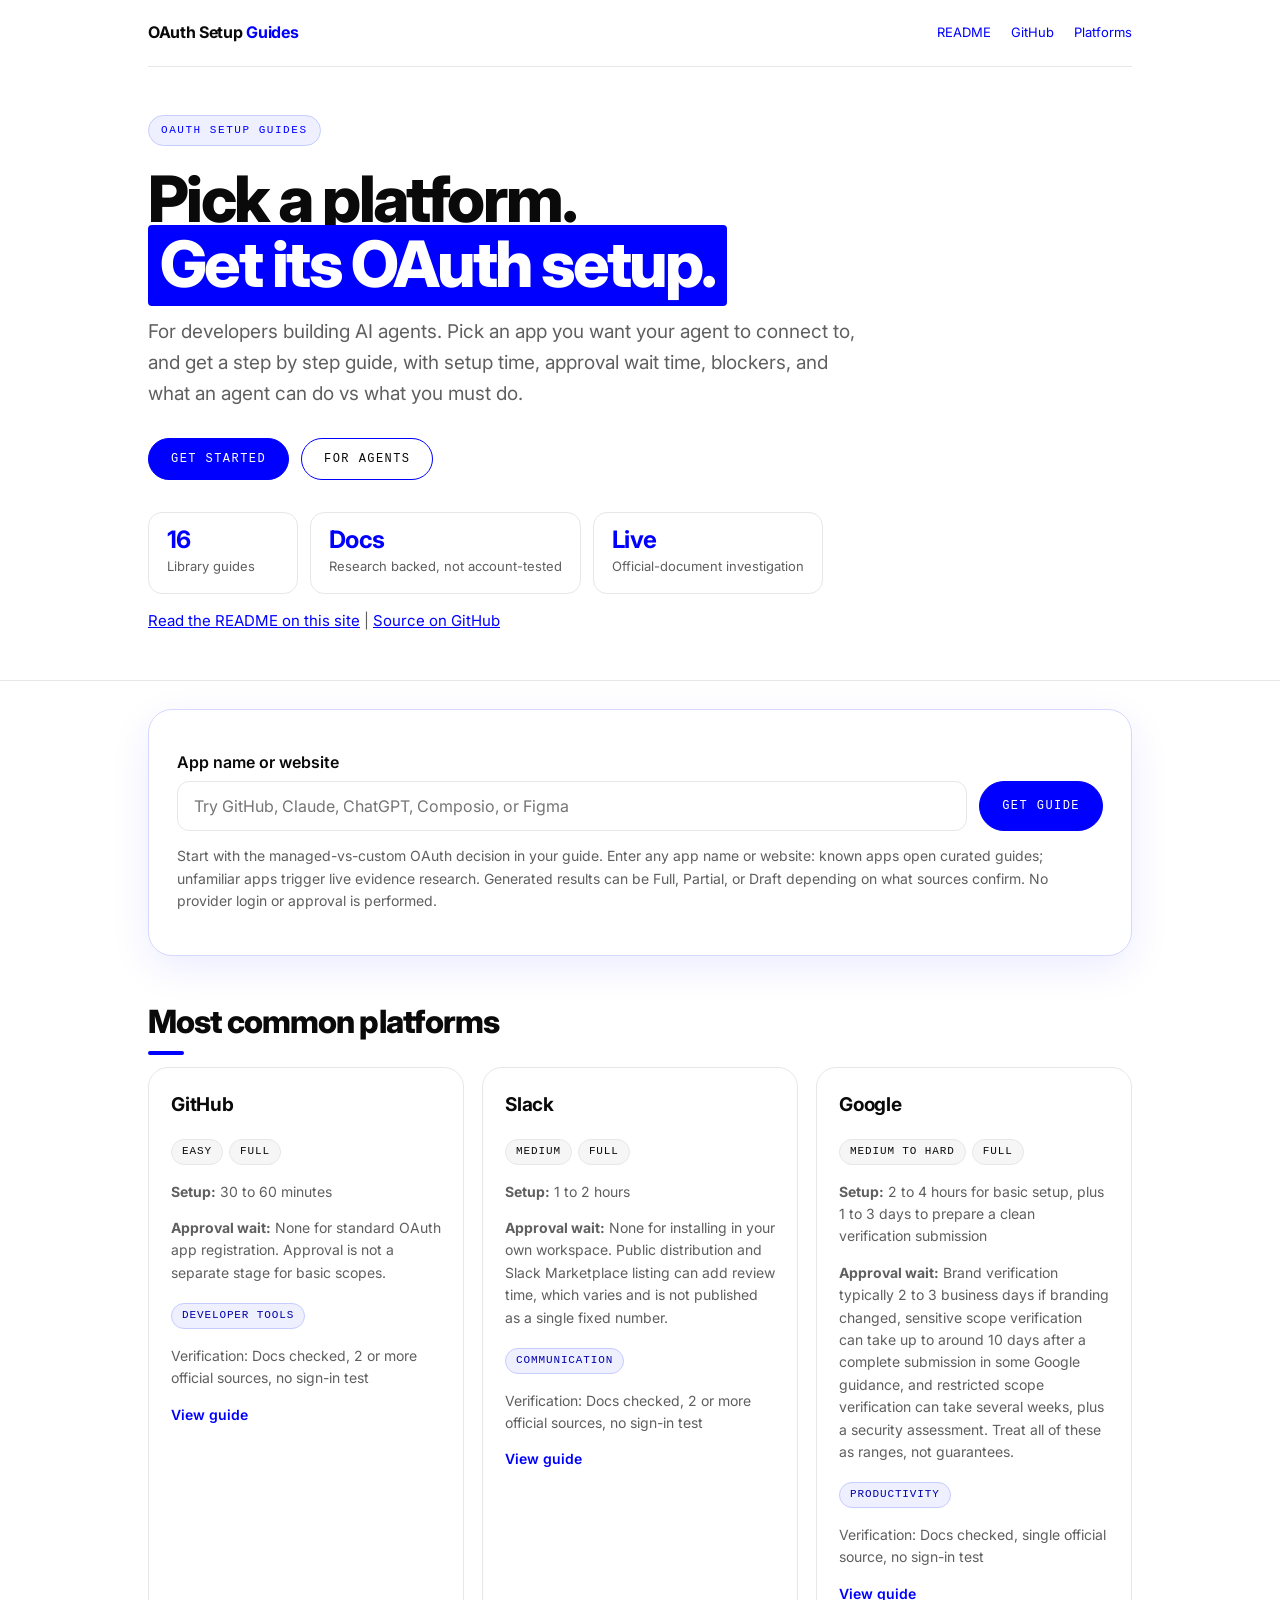
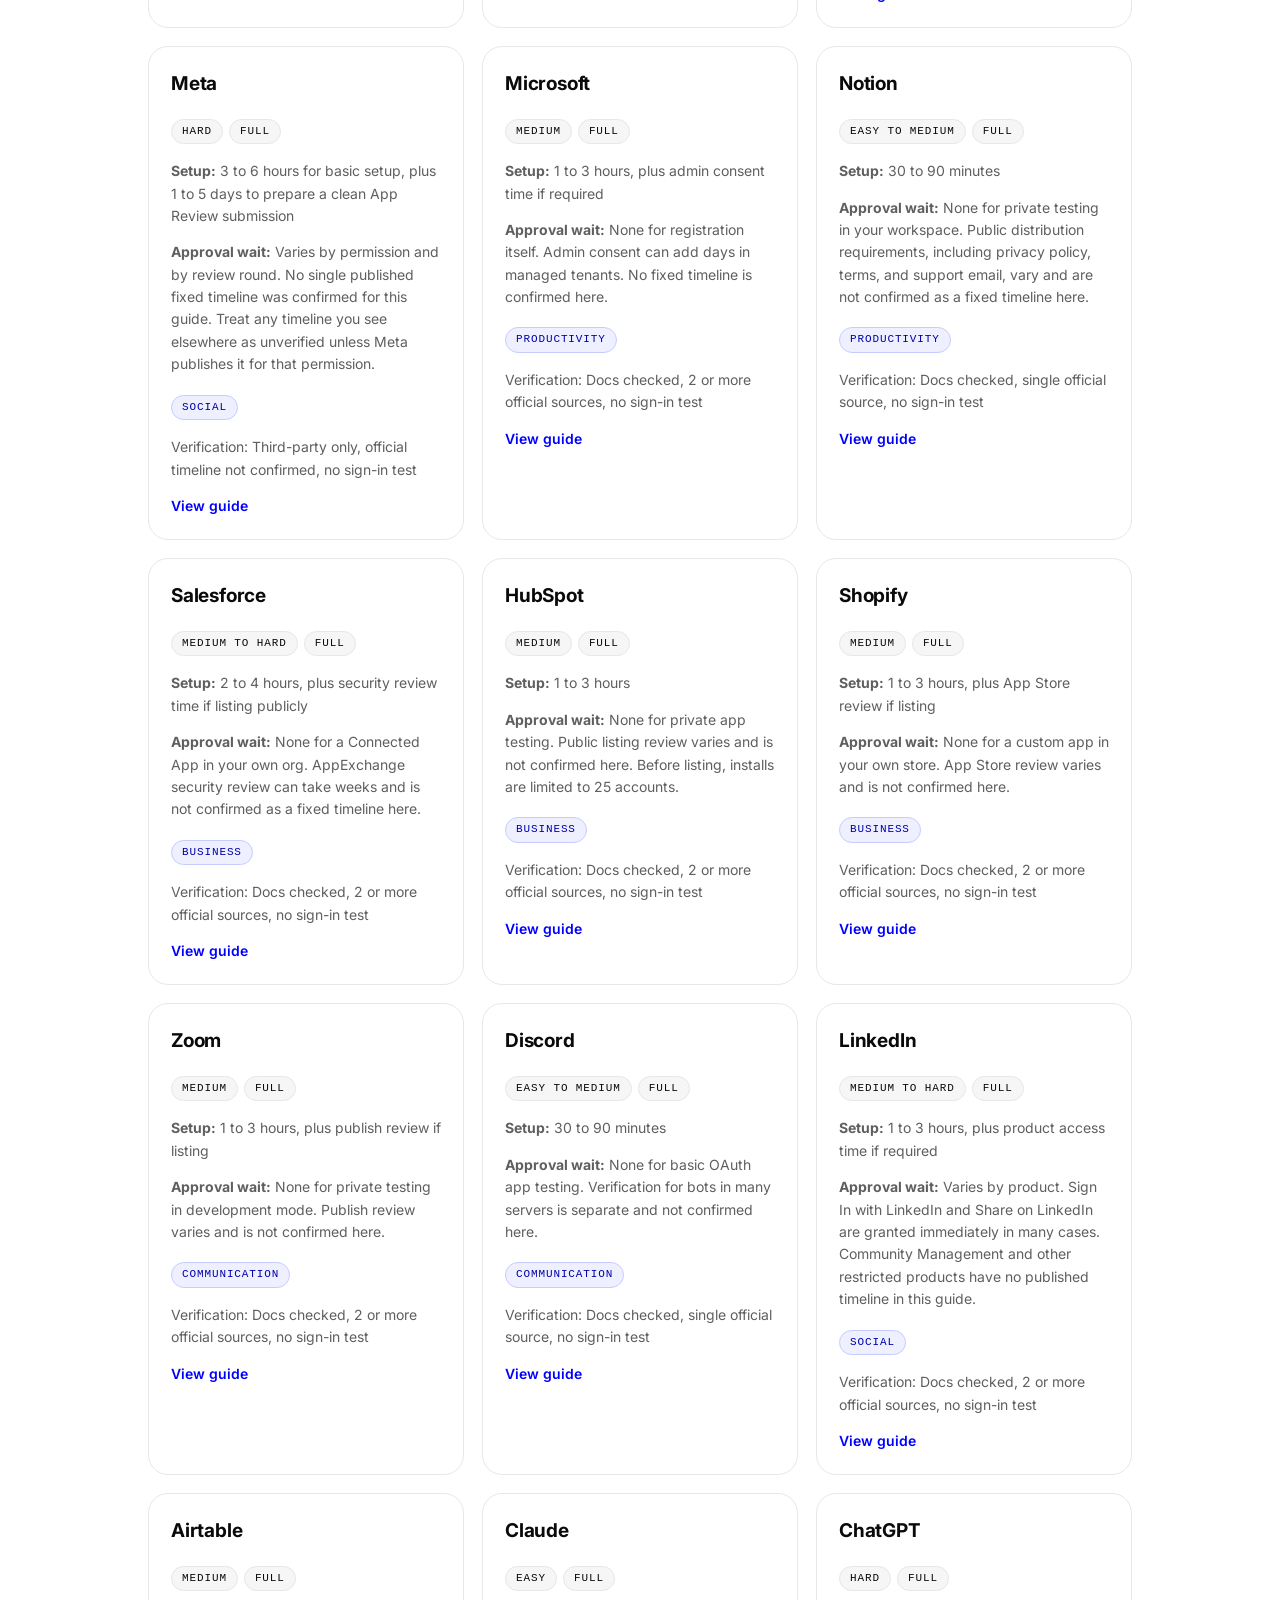
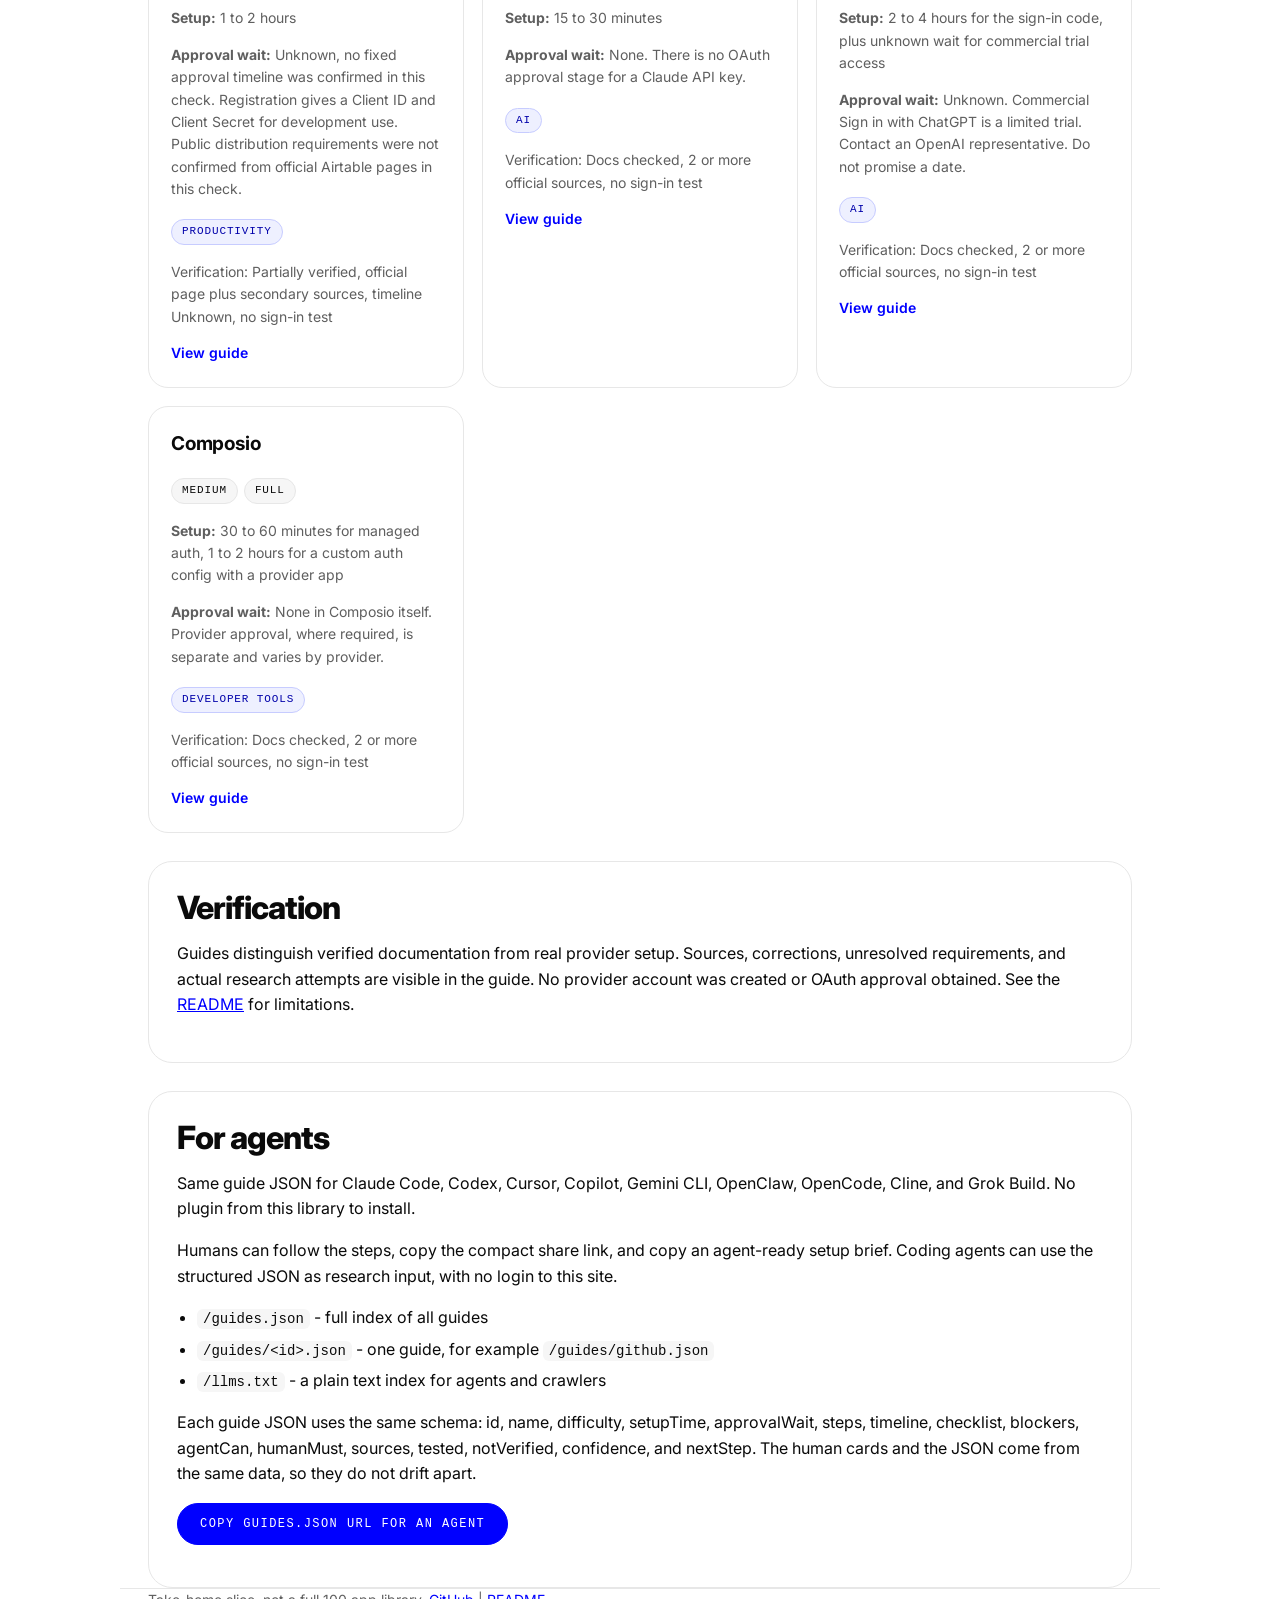
<file: index.html>
<!doctype html>
<html lang="en">
<head>
<meta charset="utf-8">
<meta name="viewport" content="width=device-width, initial-scale=1">
<title>OAuth Setup Guides - For developers building AI agents</title>
<meta name="description" content="Searchable guides for setting up an OAuth app and getting it approved, with setup time, approval wait time, blockers, and agent vs human steps.">
<link rel="preconnect" href="https://fonts.googleapis.com">
<link rel="preconnect" href="https://fonts.gstatic.com" crossorigin>
<link href="https://fonts.googleapis.com/css2?family=Inter:wght@400;500;600;700;800&display=swap" rel="stylesheet">
<link rel="stylesheet" href="style.css">
</head>
<body>
<header class="top">
<div class="wrap">
<nav class="topnav">
<span class="brand">OAuth Setup <span class="blue-text">Guides</span></span>
<span class="links"><a href="readme.html">README</a><a href="https://github.com/SreeC22/takehomeapmcomposio">GitHub</a><a href="#grid">Platforms</a></span>
</nav>
<p class="mono eyebrow">OAuth setup guides</p>
<h1>Pick a platform.<br><span class="blue">Get its OAuth setup.</span></h1>
<p class="sub">For developers building AI agents. Pick an app you want your agent to connect to, and get a step by step guide, with setup time, approval wait time, blockers, and what an agent can do vs what you must do.</p>
<div class="hero-actions">
<button type="button" onclick="document.getElementById('search').focus()">Get started</button>
<button type="button" class="secondary" onclick="document.querySelector('.agent-card').scrollIntoView({behavior:'smooth'})">For agents</button>
</div>
<div class="hero-stats">
<div><strong>16</strong><span>Library guides</span></div>
<div><strong>Docs</strong><span>Research backed, not account-tested</span></div>
<div><strong>Live</strong><span>Official-document investigation</span></div>
</div>
<p class="note"><a href="readme.html">Read the README on this site</a> | <a href="https://github.com/SreeC22/takehomeapmcomposio">Source on GitHub</a></p>
</div>
</header>
<main class="wrap">
<section class="search-card">
<form id="searchForm">
<label for="search">App name or website</label>
<div class="search-row">
<input id="search" type="search" placeholder="Try GitHub, Claude, ChatGPT, Composio, or Figma" autocomplete="off">
<button type="submit">Get guide</button>
</div>
<p id="searchStatus" class="small"></p>
</form>
<p class="hint">Start with the managed-vs-custom OAuth decision in your guide. Enter any app name or website: known apps open curated guides; unfamiliar apps trigger live evidence research. Generated results can be Full, Partial, or Draft depending on what sources confirm. No provider login or approval is performed.</p>
</section>


<section>
<h2>Most common platforms</h2>
<div id="grid" class="grid" aria-live="polite"></div>
<p id="empty" class="hidden">No guide matches that search yet. Press Get guide to research it live.</p>
</section>

<section id="detail" class="detail hidden"></section>



<section class="about"><h2>Verification</h2><p>Guides distinguish verified documentation from real provider setup. Sources, corrections, unresolved requirements, and actual research attempts are visible in the guide. No provider account was created or OAuth approval obtained. See the <a href="readme.html">README</a> for limitations.</p></section>


<section class="agent-card">
<h2>For agents</h2>
<p>Same guide JSON for Claude Code, Codex, Cursor, Copilot, Gemini CLI, OpenClaw, OpenCode, Cline, and Grok Build. No plugin from this library to install.</p>
<p>Humans can follow the steps, copy the compact share link, and copy an agent-ready setup brief. Coding agents can use the structured JSON as research input, with no login to this site.</p>
<ul>
<li><code>/guides.json</code> - full index of all guides</li>
<li><code>/guides/&lt;id&gt;.json</code> - one guide, for example <code>/guides/github.json</code></li>
<li><code>/llms.txt</code> - a plain text index for agents and crawlers</li>
</ul>
<p>Each guide JSON uses the same schema: id, name, difficulty, setupTime, approvalWait, steps, timeline, checklist, blockers, agentCan, humanMust, sources, tested, notVerified, confidence, and nextStep. The human cards and the JSON come from the same data, so they do not drift apart.</p>
<button id="copyJson" type="button">Copy guides.json URL for an agent</button>
<p id="copyMsg" class="small"></p>
</section>

</main>
<footer class="wrap small">Take-home slice, not a full 100 app library. <a href="https://github.com/SreeC22/takehomeapmcomposio">GitHub</a> | <a href="readme.html">README</a></footer>
<script src="app.js"></script>
</body>
</html>
</file>
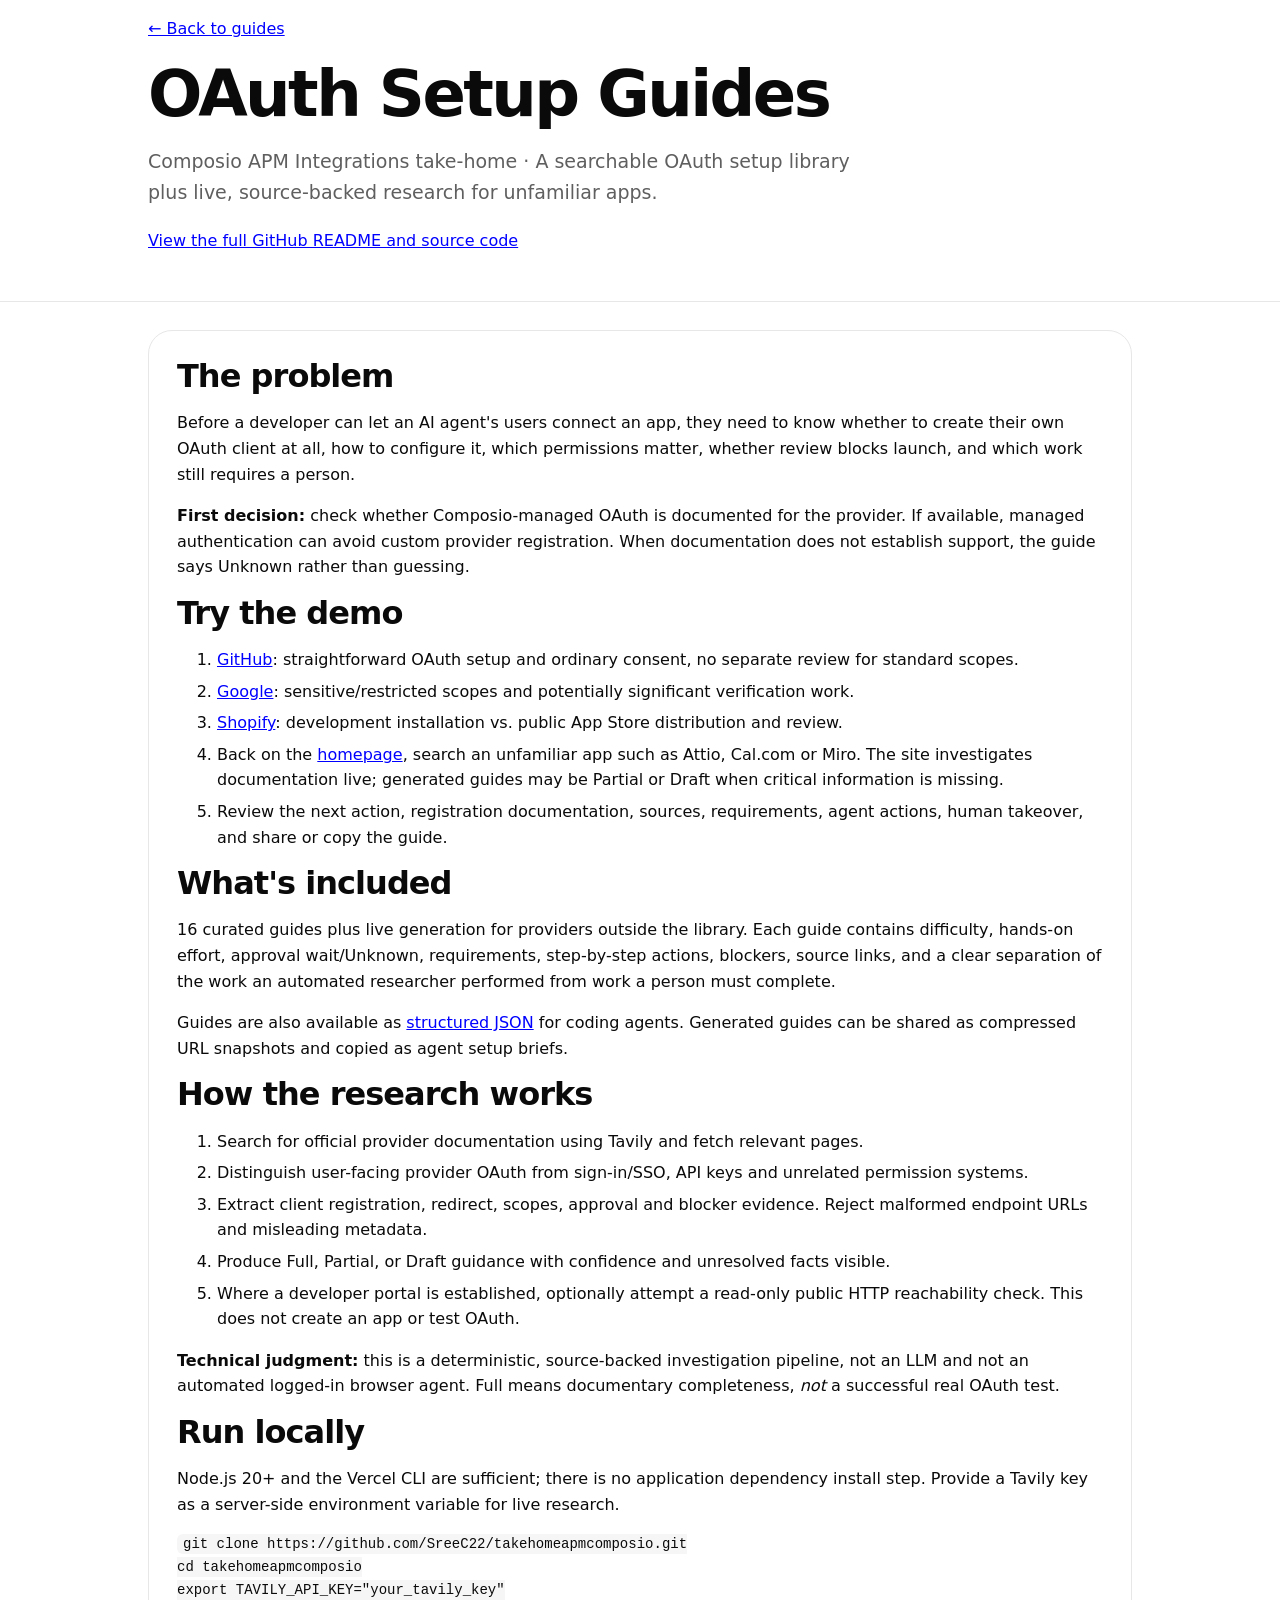
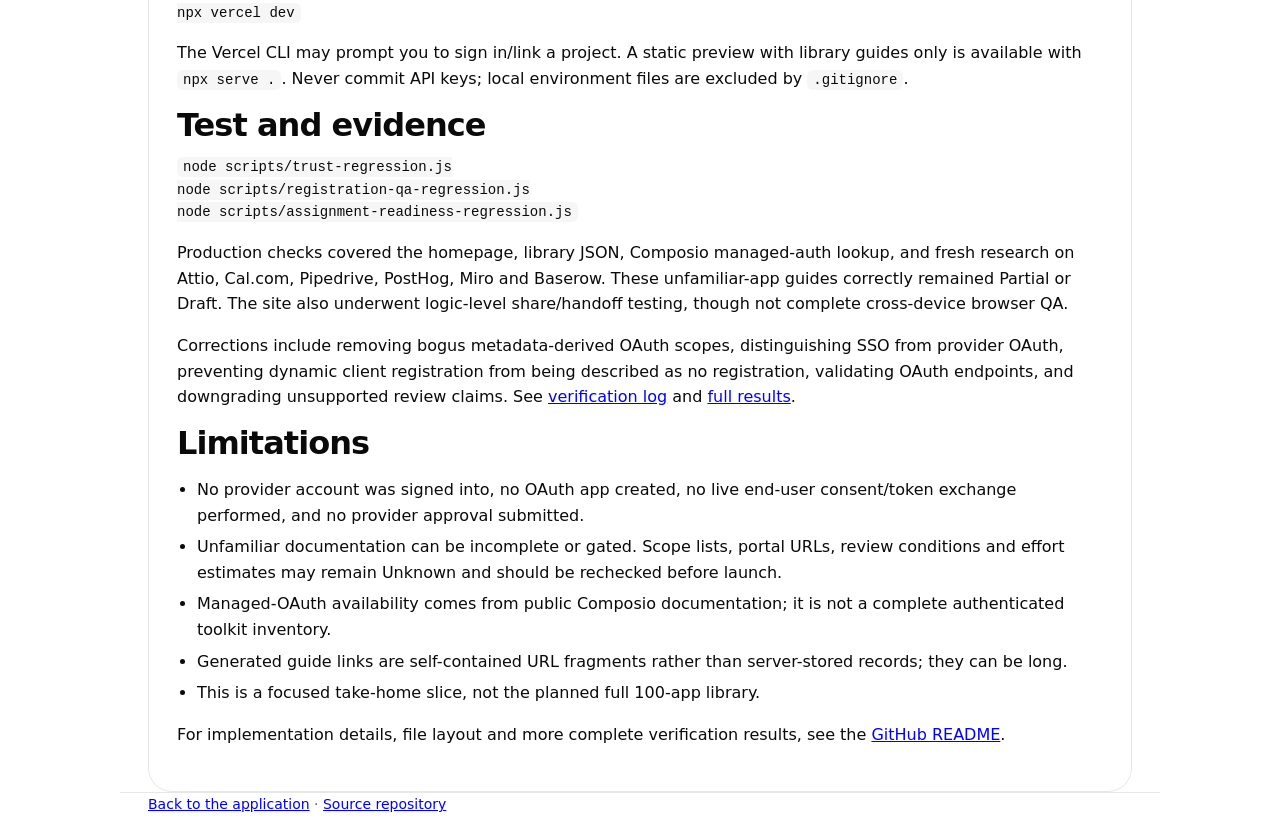
<file: readme.html>
<!doctype html>
<html lang="en">
<head>
<meta charset="utf-8">
<meta name="viewport" content="width=device-width, initial-scale=1">
<title>Project README — OAuth Setup Guides</title>
<meta name="description" content="Composio APM integrations take-home: demo, decisions, setup, evidence, and limitations.">
<link rel="stylesheet" href="style.css">
</head>
<body>
<header class="top"><div class="wrap">
<p><a href="index.html">← Back to guides</a></p>
<h1>OAuth Setup Guides</h1>
<p class="sub">Composio APM Integrations take-home · A searchable OAuth setup library plus live, source-backed research for unfamiliar apps.</p>
<p><a href="https://github.com/SreeC22/takehomeapmcomposio">View the full GitHub README and source code</a></p>
</div></header>
<main class="wrap">
<section class="about">
<h2>The problem</h2>
<p>Before a developer can let an AI agent's users connect an app, they need to know whether to create their own OAuth client at all, how to configure it, which permissions matter, whether review blocks launch, and which work still requires a person.</p>
<p><strong>First decision:</strong> check whether Composio-managed OAuth is documented for the provider. If available, managed authentication can avoid custom provider registration. When documentation does not establish support, the guide says Unknown rather than guessing.</p>
<h2>Try the demo</h2>
<ol>
<li><a href="index.html#guide=github">GitHub</a>: straightforward OAuth setup and ordinary consent, no separate review for standard scopes.</li>
<li><a href="index.html#guide=google">Google</a>: sensitive/restricted scopes and potentially significant verification work.</li>
<li><a href="index.html#guide=shopify">Shopify</a>: development installation vs. public App Store distribution and review.</li>
<li>Back on the <a href="index.html">homepage</a>, search an unfamiliar app such as Attio, Cal.com or Miro. The site investigates documentation live; generated guides may be Partial or Draft when critical information is missing.</li>
<li>Review the next action, registration documentation, sources, requirements, agent actions, human takeover, and share or copy the guide.</li>
</ol>
<h2>What's included</h2>
<p>16 curated guides plus live generation for providers outside the library. Each guide contains difficulty, hands-on effort, approval wait/Unknown, requirements, step-by-step actions, blockers, source links, and a clear separation of the work an automated researcher performed from work a person must complete.</p>
<p>Guides are also available as <a href="guides.json">structured JSON</a> for coding agents. Generated guides can be shared as compressed URL snapshots and copied as agent setup briefs.</p>
<h2>How the research works</h2>
<ol>
<li>Search for official provider documentation using Tavily and fetch relevant pages.</li>
<li>Distinguish user-facing provider OAuth from sign-in/SSO, API keys and unrelated permission systems.</li>
<li>Extract client registration, redirect, scopes, approval and blocker evidence. Reject malformed endpoint URLs and misleading metadata.</li>
<li>Produce Full, Partial, or Draft guidance with confidence and unresolved facts visible.</li>
<li>Where a developer portal is established, optionally attempt a read-only public HTTP reachability check. This does not create an app or test OAuth.</li>
</ol>
<p><strong>Technical judgment:</strong> this is a deterministic, source-backed investigation pipeline, not an LLM and not an automated logged-in browser agent. Full means documentary completeness, <em>not</em> a successful real OAuth test.</p>
<h2>Run locally</h2>
<p>Node.js 20+ and the Vercel CLI are sufficient; there is no application dependency install step. Provide a Tavily key as a server-side environment variable for live research.</p>
<pre><code>git clone https://github.com/SreeC22/takehomeapmcomposio.git
cd takehomeapmcomposio
export TAVILY_API_KEY="your_tavily_key"
npx vercel dev</code></pre>
<p>The Vercel CLI may prompt you to sign in/link a project. A static preview with library guides only is available with <code>npx serve .</code>. Never commit API keys; local environment files are excluded by <code>.gitignore</code>.</p>
<h2>Test and evidence</h2>
<pre><code>node scripts/trust-regression.js
node scripts/registration-qa-regression.js
node scripts/assignment-readiness-regression.js</code></pre>
<p>Production checks covered the homepage, library JSON, Composio managed-auth lookup, and fresh research on Attio, Cal.com, Pipedrive, PostHog, Miro and Baserow. These unfamiliar-app guides correctly remained Partial or Draft. The site also underwent logic-level share/handoff testing, though not complete cross-device browser QA.</p>
<p>Corrections include removing bogus metadata-derived OAuth scopes, distinguishing SSO from provider OAuth, preventing dynamic client registration from being described as no registration, validating OAuth endpoints, and downgrading unsupported review claims. See <a href="https://github.com/SreeC22/takehomeapmcomposio/blob/main/VERIFICATION-LOG.md">verification log</a> and <a href="https://github.com/SreeC22/takehomeapmcomposio/blob/main/SUBMISSION-NOTES.md">full results</a>.</p>
<h2>Limitations</h2>
<ul>
<li>No provider account was signed into, no OAuth app created, no live end-user consent/token exchange performed, and no provider approval submitted.</li>
<li>Unfamiliar documentation can be incomplete or gated. Scope lists, portal URLs, review conditions and effort estimates may remain Unknown and should be rechecked before launch.</li>
<li>Managed-OAuth availability comes from public Composio documentation; it is not a complete authenticated toolkit inventory.</li>
<li>Generated guide links are self-contained URL fragments rather than server-stored records; they can be long.</li>
<li>This is a focused take-home slice, not the planned full 100-app library.</li>
</ul>
<p>For implementation details, file layout and more complete verification results, see the <a href="https://github.com/SreeC22/takehomeapmcomposio/blob/main/README.md">GitHub README</a>.</p>
</section>
</main>
<footer class="wrap small"><a href="index.html">Back to the application</a> · <a href="https://github.com/SreeC22/takehomeapmcomposio">Source repository</a></footer>
</body></html>
</file>
<file: style.css>
*{box-sizing:border-box}
:root{--ink:#0a0a0a;--muted:#5f5f5f;--faint:#8a8a8a;--line:#e7e7e7;--pale:#f6f6f6;--blue:#0000ff;--white:#fff}
body{margin:0;font-family:Inter,system-ui,-apple-system,Segoe UI,Roboto,Arial,sans-serif;color:var(--ink);background:var(--white);line-height:1.6;-webkit-font-smoothing:antialiased;text-rendering:optimizeLegibility}
.wrap{max-width:1040px;margin:0 auto;padding:0 28px}
.mono{font-family:ui-monospace,SFMono-Regular,Menlo,Monaco,Consolas,monospace;text-transform:uppercase;letter-spacing:.14em;font-size:11px}
.top{background:var(--white);color:var(--ink);padding:0 0 32px;border-bottom:1px solid var(--line)}
.topnav{display:flex;align-items:center;justify-content:space-between;gap:16px;padding:20px 0;border-bottom:1px solid var(--line)}
.topnav .brand{font-weight:700;letter-spacing:-.02em;font-size:16px}
.topnav a{color:var(--muted);text-decoration:none;font-size:13px}
.topnav a:hover{color:var(--ink)}
.topnav .links{display:flex;gap:20px;flex-wrap:wrap}
.top .eyebrow{display:inline-block;color:var(--blue);background:#eef0ff;border:1px solid #c7ccff;border-radius:999px;padding:6px 12px;margin:48px 0 0}
.blue-text{color:var(--blue)}
.top h1{margin:20px 0 16px;font-size:64px;line-height:1.02;letter-spacing:-.04em;font-weight:800}
.top h1 .blue{background:var(--blue);color:#fff;padding:0 12px 4px;white-space:nowrap;border-radius:4px}
.top .sub{font-size:19px;color:var(--muted);max-width:720px;line-height:1.65}
.top .note{color:var(--muted);font-size:15px}
.top a{color:var(--blue)}
.hero-actions{margin-top:28px;display:flex;gap:12px;flex-wrap:wrap}
.hero-stats{display:flex;gap:12px;flex-wrap:wrap;margin-top:32px}
.hero-stats div{background:var(--white);border:1px solid var(--line);border-radius:14px;padding:14px 18px;min-width:150px}
.hero-stats strong{display:block;font-size:24px;letter-spacing:-.03em;line-height:1.1;color:var(--blue)}
.hero-stats span{color:var(--muted);font-size:13px}
h2{font-size:32px;line-height:1.1;letter-spacing:-.03em;margin:48px 0 12px;font-weight:800}
h2::after{content:"";display:block;width:36px;height:4px;background:var(--blue);border-radius:2px;margin-top:12px}
.detail h2::after,.agent-card h2::after,.about h2::after{display:none}
h3{font-size:20px;margin:24px 0 8px;letter-spacing:-.01em}
label{display:block;font-weight:600;margin:12px 0 6px}
input,select{width:100%;padding:14px 16px;border:1px solid var(--line);border-radius:12px;font-size:16px;background:#fff;color:var(--ink);font-family:inherit}
input:focus,select:focus{outline:2px solid var(--blue);outline-offset:2px;border-color:var(--blue)}
button{background:var(--blue);color:#fff;border:1px solid var(--blue);border-radius:999px;padding:13px 22px;font-size:12px;font-family:ui-monospace,SFMono-Regular,Menlo,monospace;text-transform:uppercase;letter-spacing:.12em;cursor:pointer;transition:background .15s ease,border-color .15s ease,transform .15s ease}
button:hover{background:var(--ink);border-color:var(--ink)}
button:active{transform:translateY(1px)}
button.secondary{background:#fff;color:var(--ink)}
.search-card{background:var(--white);border:1px solid #d6d9ff;border-radius:24px;padding:28px;margin-top:28px;position:relative;box-shadow:0 12px 40px rgba(0,0,255,.08)}
.agent-card,.about{border:1px solid var(--line);border-radius:24px;padding:28px;margin-top:28px;background:var(--white)}
.agent-card h2,.about h2{margin-top:0}
.search-row{display:grid;grid-template-columns:1fr auto;gap:12px}
.hint,.small{color:var(--muted);font-size:14px}
.grid{display:grid;grid-template-columns:repeat(auto-fill,minmax(280px,1fr));gap:18px}
.card{background:#fff;border:1px solid var(--line);border-radius:20px;padding:22px;cursor:pointer;text-align:left;transition:border-color .15s ease,box-shadow .15s ease,transform .15s ease}
.card:hover{border-color:var(--blue);box-shadow:0 10px 30px rgba(0,0,255,.10);transform:translateY(-2px)}
.card h3{margin:0 0 10px;font-size:19px}
.card .card-cta{color:var(--blue);font-weight:600;font-size:14px;margin:14px 0 0}
.badge{display:inline-block;border:1px solid var(--line);border-radius:999px;padding:3px 10px;font-size:11px;font-family:ui-monospace,SFMono-Regular,Menlo,monospace;text-transform:uppercase;letter-spacing:.08em;margin-right:6px;background:var(--pale)}
.badge.draft,.badge.generated,.badge.partial{background:#eef0ff;border-color:#d6d9ff;color:#0000aa}
.badge.category{background:#eef0ff;border-color:#c7ccff;color:#0000aa}
.meta{color:var(--muted);font-size:14px}
.detail{background:#fff;border:1px solid var(--line);border-radius:24px;padding:32px;margin-top:36px;box-shadow:0 12px 40px rgba(0,0,0,.06)}
.detail h2{margin-top:0}
.step{border-top:1px solid var(--line);padding:18px 0;margin:8px 0}
.steps{list-style:none;padding:0;margin:0;display:grid;gap:14px}
.step-card{display:flex;gap:14px;border:1px solid var(--line);border-radius:16px;padding:16px;background:#fff}
.step-num{flex:0 0 32px;height:32px;border-radius:50%;background:var(--blue);color:#fff;display:flex;align-items:center;justify-content:center;font-weight:700;font-size:15px}
.step-body{min-width:0}
.step-body p{margin:8px 0}
.step-body details{margin-top:10px}
.step-body summary{cursor:pointer;color:var(--blue);font-size:14px;font-weight:600}
.step h3{margin:0 0 6px}
.checklist label{font-weight:400;display:flex;gap:10px;align-items:flex-start}
.checklist input{width:auto;margin-top:4px}
.hidden{display:none}
code{background:var(--pale);padding:2px 6px;border-radius:6px;font-family:ui-monospace,SFMono-Regular,Menlo,monospace;font-size:14px}
footer{padding:32px 0 48px;color:var(--muted);border-top:1px solid var(--line);margin-top:48px}
a{color:var(--blue)}
ul{padding-left:20px}
li{margin:6px 0}
@media(max-width:700px){.search-row{grid-template-columns:1fr}.top h1{font-size:40px}.top h1 .blue{white-space:normal}.wrap{padding:0 20px}.detail,.search-card{padding:22px}.topnav .links{display:none}}
</file>
